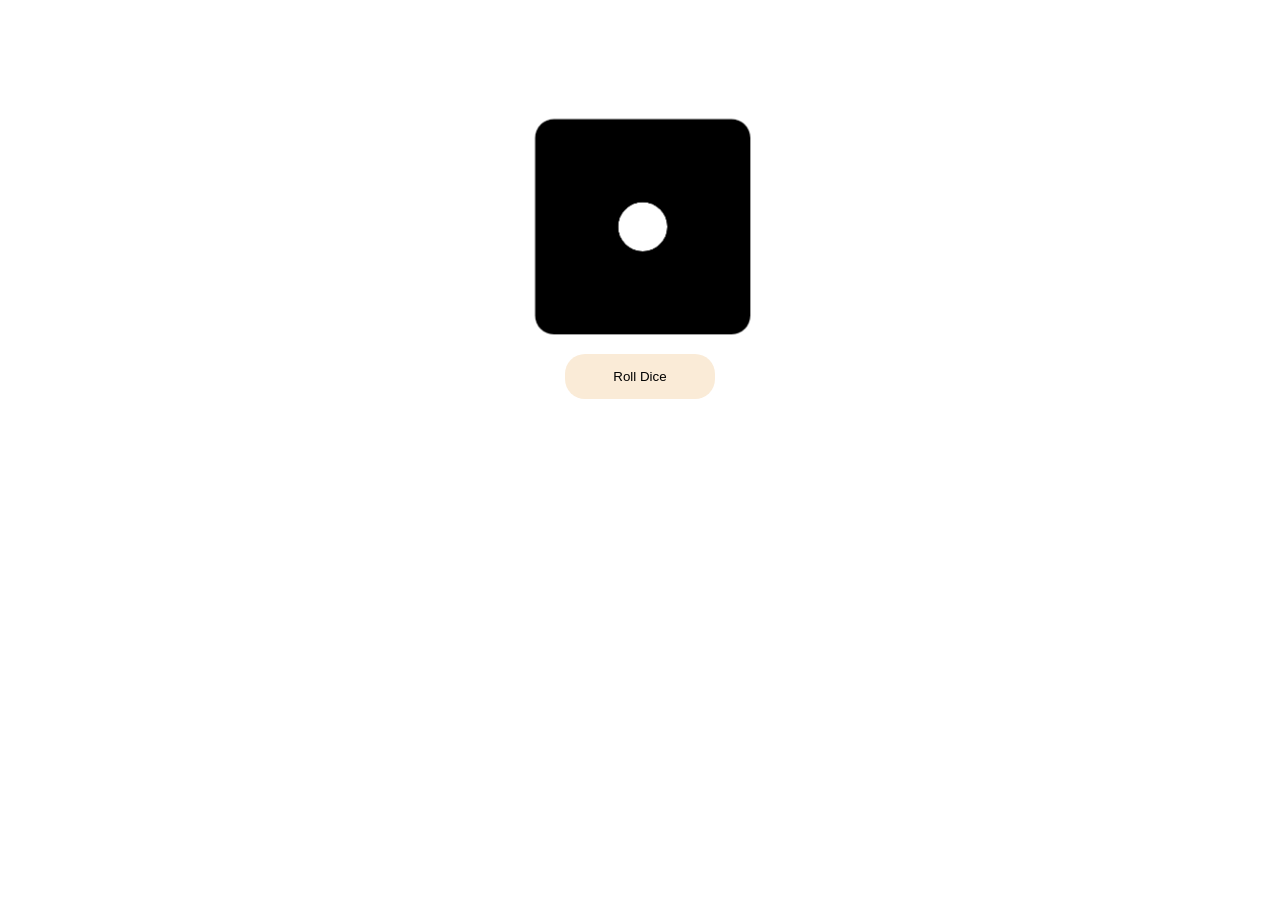
<file: 3 - Dice Roller/index.html>
<!DOCTYPE html>
<html lang="en">
<head>
    <meta charset="UTF-8">
    <meta name="viewport" content="width=device-width, initial-scale=1.0">
    <link rel="stylesheet" href="style.css">
    <script defer src="script.js"></script>
    <title>Dice Roller</title>
</head>
<body>
    <div class="dice-roller">
        <div class="image-container">
            <img id="img" src="images/1.png" alt="">
        </div>
        <button id="roller-btn" onclick="roll()">Roll Dice</button>
    </div>
</body>
</html>
</file>
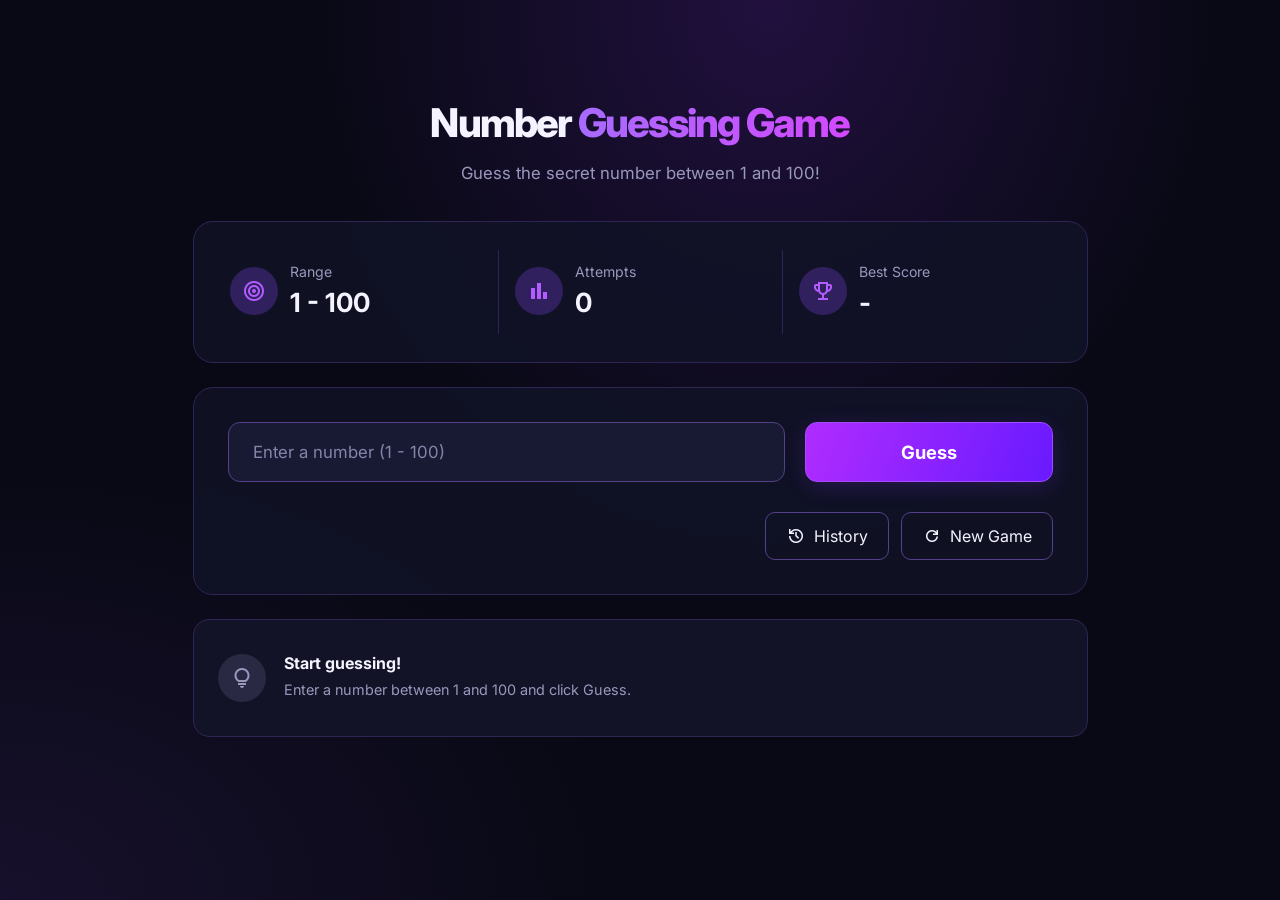
<file: Number Guessing Game/index.html>
<!DOCTYPE html>
<html lang="en">

<head>
  <meta charset="UTF-8">
  <meta name="viewport" content="width=device-width, initial-scale=1.0">

  <title>Number Guessing Game</title>

  <link rel="stylesheet" href="style.css">

  <!-- Google Material Symbols -->
  <link rel="stylesheet" href="https://fonts.googleapis.com/css2?family=Material+Symbols+Outlined">

  <script src="app.js" defer></script>
</head>

<body>
  <main>

    <!-- Header -->
    <header>
      <h1 class="title">
        Number <span id="title">Guessing Game</span>
      </h1>
    </header>

    <!-- Statistics -->
    <section class="statics">

      <div class="range">
        <div class="icon">
          <i class="material-symbols-outlined">target</i>
        </div>

        <p>Range</p>
        <h2 class="stats">1 - 100</h2>
      </div>

      <div class="attempts">
        <i class="material-symbols-outlined">bar_chart</i>

        <p>Attempts</p>
        <h2 class="stats">
          <span id="attempts">0</span>
        </h2>
      </div>

      <div class="best-score">
        <i class="material-symbols-outlined">emoji_events</i>

        <p>Best Score</p>
        <h2 class="stats">
          <span id="best-score"></span>
        </h2>
      </div>

    </section>

    <!-- Guess Input -->
    <section class="container">

      <form class="input-button" id="guessForm">
        <input type="number" id="numberInput" min="1" max="100" step="1" placeholder="Enter a number (1 - 100)"
          aria-label="Enter your guess" required>

        <button type="submit" id="submitBtn">
          Guess
        </button>
      </form>

      <div class="history-action">
        <button type="button" id="historyBtn">
          <i class="material-symbols-outlined">history</i>
          History
        </button>

        <button type="button" id="newGameBtn">
          <i class="material-symbols-outlined">refresh</i>
          New Game
        </button>
      </div>

    </section>

    <!-- Feedback -->
    <section class="feedback">
      <div class="feedback-container">

        <i class="material-symbols-outlined">lightbulb</i>

        <div>
          <h5 id="feedbackTitle">Start guessing!</h5>
          <p id="feedbackMessage">
            Enter a number between 1 and 100 and click Guess.
          </p>
        </div>

      </div>
    </section>

    <!-- Guess History Popup -->
    <section class="history" id="historyPopup" aria-hidden="true">

      <div class="history-container" role="dialog" aria-modal="true" aria-labelledby="historyTitle">

        <div class="top">
          <i class="material-symbols-outlined">history</i>

          <h3 id="historyTitle">Guess History</h3>

          <button type="button" id="closeHistoryBtn">
            <i class="material-symbols-outlined">close</i>
          </button>
        </div>

        <div class="history-tiles" id="historyTiles">
          <p class="empty-history">Your guesses will appear here.</p>
        </div>

      </div>
    </section>

  </main>
</body>

</html>
</file>
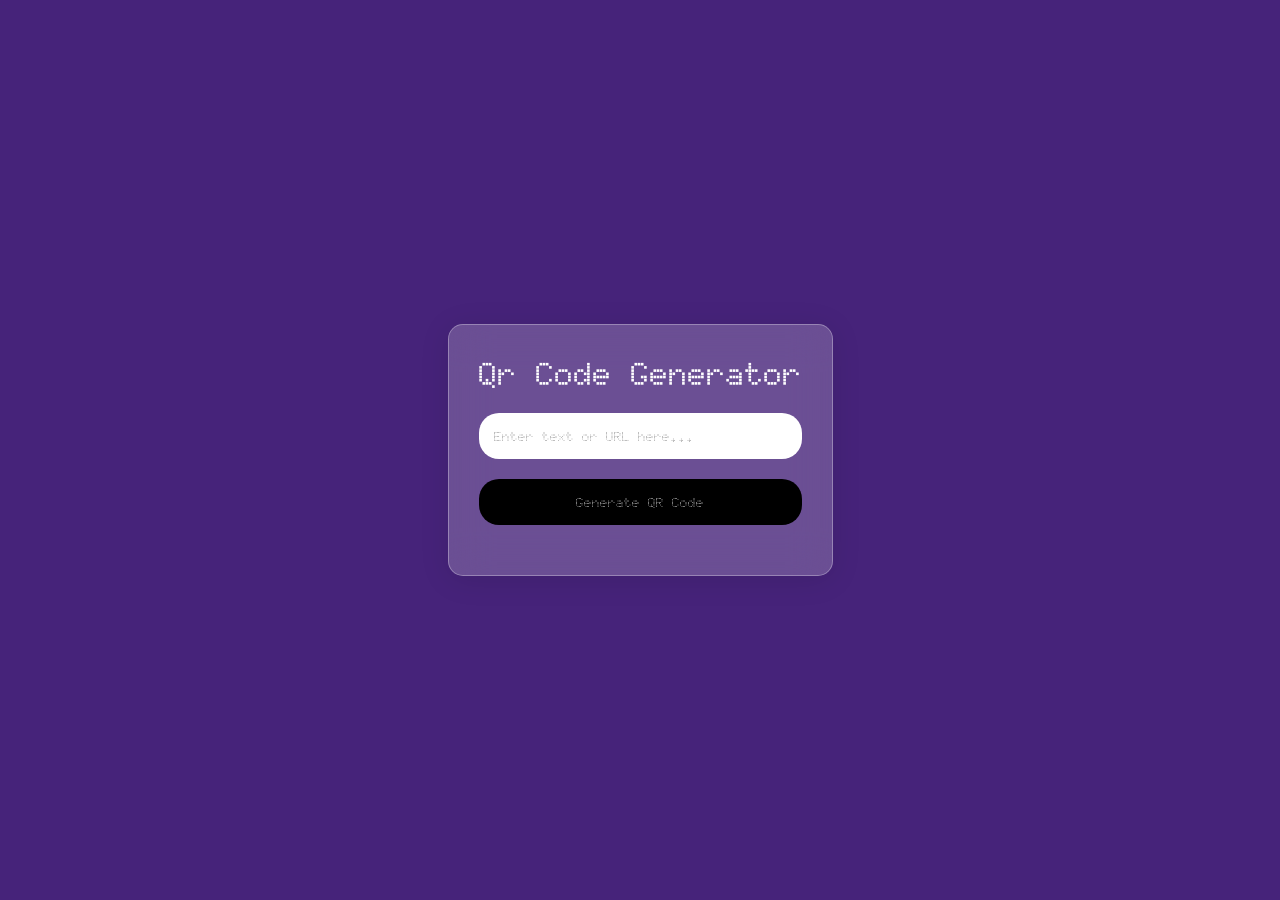
<file: Qr Code Maker/index.html>
<!DOCTYPE html>
<html lang="en">
<head>
    <meta charset="UTF-8">
    <meta name="viewport" content="width=device-width, initial-scale=1.0">
    <link rel="stylesheet" href="style.css">
    <title>Qr Code Generator</title>
</head>
<body>

    <!-- Content Container -->
     <div class="container">
        <div class="contents">
            <h1>Qr Code Generator</h1>
             <input type="url" id="link-input" placeholder="Enter text or URL here...">
            <button id="generatorBtn">Generate QR Code</button>
            <div class="img-container" id="img-container">
                <!-- <img src="https://api.qrserver.com/v1/create-qr-code/?data=youtube.com&size=300x300" alt="your qr code"> -->
            </div>
        </div>
     </div>

    <script src="script.js"></script>
</body>
</html>
</file>
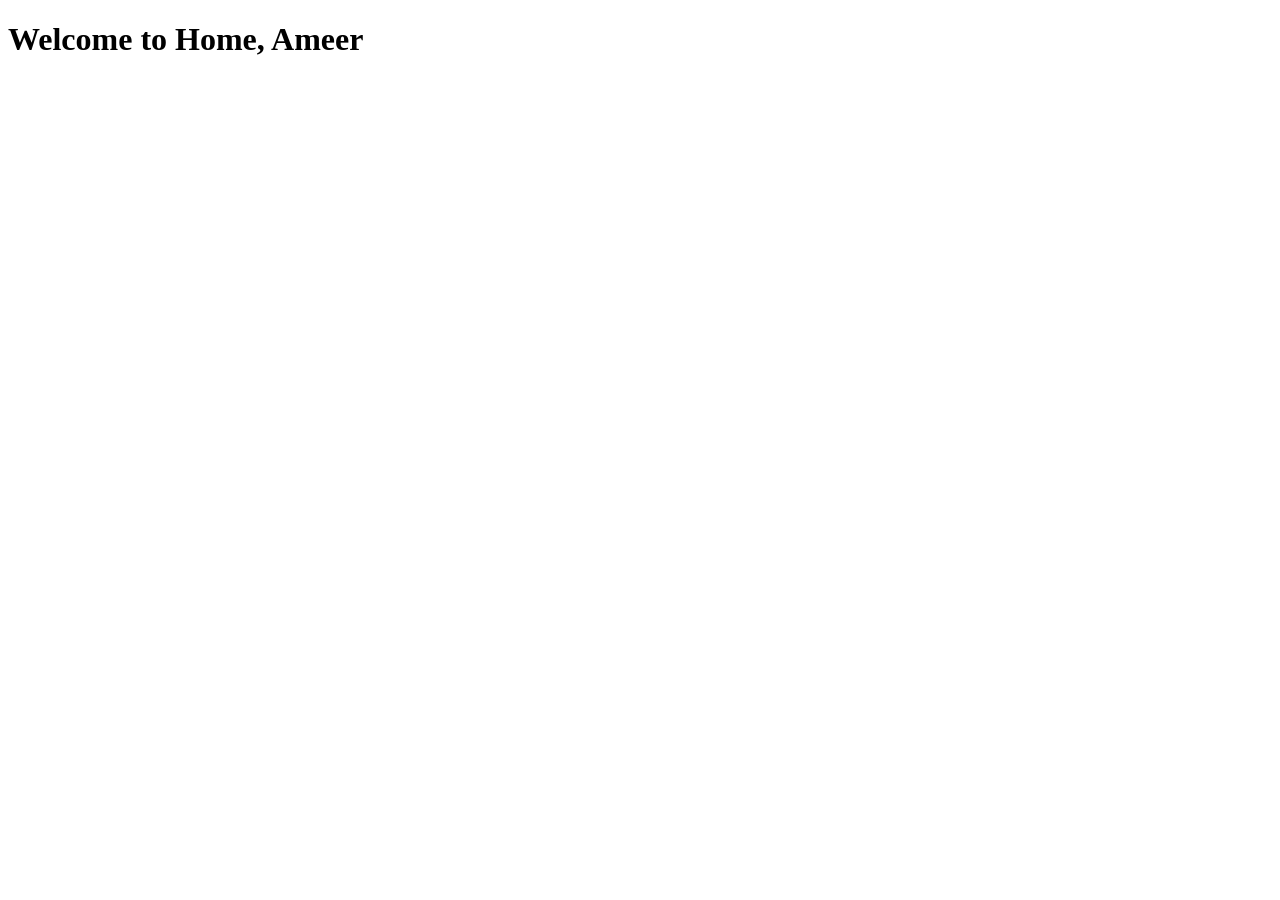
<file: 1 - Login Or SignUp Begginer/home.html>
<!DOCTYPE html>
<html lang="en">
<head>
    <meta charset="UTF-8">
    <meta name="viewport" content="width=device-width, initial-scale=1.0">
    <title>Home</title>
</head>
<body>
    <h1>Welcome to Home, Ameer</h1>
</body>
</html>
</file>
<file: 3 - Dice Roller/style.css>
body {
    margin: 0;
    padding: 0;
}

.dice-roller {
    display: flex;
    align-items: center;
    justify-content: center;
    flex-direction: column;
}

.image-container {
    margin-top: 100px;
}

.image-container img{
    width: 250px;
}

#img {
    width: 250px;
    transition: transform 0.3s;
}

.roll {
    animation: rollDice 0.5s;
}

@keyframes rollDice {
    from {
        transform: rotate(0deg);
    }
    to {
        transform: rotate(360deg);
    }
}

button {
    padding: 15px;
    width: 150px;
    background-color: antiquewhite;
    border: none;
    border-radius: 20px;
    cursor: pointer;
}
</file>
<file: Number Guessing Game/style.css>
@import url('https://fonts.googleapis.com/css2?family=Inter:wght@400;500;600;700;800&display=swap');

/* =========================
   1. VARIABLES & RESET
========================= */

:root {
    --bg: #080914;
    --surface: #111326;
    --surface-light: #171a32;
    --border: #302454;

    --purple: #8b35ff;
    --purple-light: #b35cff;

    --text: #f5f3ff;
    --muted: #9998bd;

    --green: #23d9a0;
    --red: #ff4f86;
    --gold: #ffc84a;
}

* {
    margin: 0;
    padding: 0;
    box-sizing: border-box;
}

html {
    color-scheme: dark;
    scroll-behavior: smooth;
}

body {
    min-height: 100vh;
    padding: 0 24px;
    overflow-x: hidden;

    font-family: 'Inter', sans-serif;
    color: var(--text);

    background:
        radial-gradient(ellipse at 60% 0%,
            #21103e 0%,
            transparent 43%),
        radial-gradient(ellipse at 0% 100%,
            #17102c 0%,
            transparent 35%),
        var(--bg);
}

button,
input {
    font: inherit;
}

button {
    cursor: pointer;

    transition:
        background 0.2s ease,
        border-color 0.2s ease,
        box-shadow 0.2s ease,
        transform 0.2s ease;
}

button:active {
    transform: scale(0.985);
}

button:focus-visible,
input:focus-visible {
    outline: 2px solid var(--purple-light);
    outline-offset: 3px;
}

button:disabled {
    cursor: not-allowed;
    opacity: 0.55;
    box-shadow: none;
}

/* =========================
   2. GOOGLE MATERIAL ICONS
========================= */

i {
    font-style: normal;
}

.material-symbols-outlined {
    font-family: 'Material Symbols Outlined';
    font-weight: normal;
    font-style: normal;
    font-size: 24px;
    line-height: 1;

    display: inline-flex;
    align-items: center;
    justify-content: center;

    white-space: nowrap;
    direction: ltr;

    font-feature-settings: 'liga';
    -webkit-font-feature-settings: 'liga';
    -webkit-font-smoothing: antialiased;
}

/* =========================
   3. MAIN LAYOUT
========================= */

main {
    width: min(895px, 100%);
    min-height: 100vh;
    margin: 0 auto;
    padding: 100px 0 50px;

    display: flex;
    flex-direction: column;
    gap: 0;
}

/*
   The history popup is position: fixed.
   The main grid therefore remains the game layout.
*/

/* =========================
   4. HEADER
========================= */

header {
    text-align: center;
    margin-bottom: 34px;
}

.title {
    font-size: clamp(2rem, 3.1vw, 3.4rem);
    font-weight: 800;
    letter-spacing: -1.8px;
    line-height: 1.2;
    white-space: nowrap;
}

#title {
    background: linear-gradient(100deg,
            #a76bff,
            #d448ff);

    -webkit-background-clip: text;
    background-clip: text;
    -webkit-text-fill-color: transparent;
}

/* Subtitle without adding extra HTML */

header::after {
    content: "Guess the secret number between 1 and 100!";

    display: block;
    margin-top: 12px;

    color: var(--muted);
    font-size: 1.05rem;
    line-height: 1.6;
}

/* =========================
   5. STATISTICS CARDS
========================= */

.statics {
    display: grid;
    grid-template-columns: repeat(3, minmax(0, 1fr));
    gap: 0;

    padding: 28px 20px;
    margin-bottom: 24px;

    background: rgba(17, 19, 38, 0.88);
    border: 1px solid var(--border);
    border-radius: 20px;
}

.statics>div {
    min-width: 0;
    min-height: 84px;
    padding: 8px 16px;

    display: grid;
    grid-template-columns: 48px minmax(0, 1fr);
    grid-template-rows: auto auto;

    align-content: center;
    align-items: center;
    column-gap: 12px;
}

/* Vertical separators between statistics */

.statics>div+div {
    border-left: 1px solid var(--border);
}

/* Icon circles */

.statics>div .icon,
.statics>div>i {
    grid-column: 1;
    grid-row: 1 / 3;

    width: 48px;
    height: 48px;

    display: flex;
    align-items: center;
    justify-content: center;

    color: var(--purple-light);
    background: #30205e;
    border-radius: 50%;
}

.attempts>i {
    color: #d45cff;
    background: #421b56;
}

.best-score>i {
    color: var(--gold);
    background: #45351d;
}

/* Statistics labels */

.statics>div p {
    grid-column: 2;
    grid-row: 1;

    margin-bottom: 5px;

    color: var(--muted);
    font-size: 0.88rem;
}

/* Statistics values */

.statics .stats {
    grid-column: 2;
    grid-row: 2;

    font-size: 1.65rem;
    font-weight: 700;
    line-height: 1.3;
}

/* =========================
   6. GUESS INPUT PANEL
========================= */

.container {
    padding: 34px;

    background: rgba(17, 19, 38, 0.88);
    border: 1px solid var(--border);
    border-radius: 20px;
}

/* Input and Guess button */

.input-button {
    display: flex;
    align-items: stretch;
    gap: 20px;
}

#numberInput {
    flex: 1;
    min-width: 0;
    width: 100%;

    padding: 19px 24px;

    color: var(--text);
    background: var(--surface-light);

    border: 1px solid #55418a;
    border-radius: 12px;

    font-size: 1.05rem;

    appearance: textfield;
    -moz-appearance: textfield;

    transition:
        border-color 0.2s ease,
        box-shadow 0.2s ease;
}

#numberInput::placeholder {
    color: #8584a9;
}

#numberInput:focus {
    border-color: var(--purple-light);
    box-shadow: 0 0 0 3px #8b35ff22;
    outline: none;
}

/* Remove number input arrows */

#numberInput::-webkit-inner-spin-button,
#numberInput::-webkit-outer-spin-button {
    -webkit-appearance: none;
    margin: 0;
}

/* Guess button */

#submitBtn {
    min-width: 248px;
    padding: 16px 28px;

    color: white;
    font-size: 1.15rem;
    font-weight: 700;

    border: 1px solid #a34bff;
    border-radius: 12px;

    background: linear-gradient(110deg,
            #b02cff,
            #681aff);

    box-shadow: 0 5px 22px #8b35ff30;
}

#submitBtn:hover {
    background: linear-gradient(110deg,
            #c04bff,
            #792fff);

    box-shadow: 0 5px 28px #8b35ff60;
}

#submitBtn:disabled {
    cursor: not-allowed;
    opacity: 0.55;
    box-shadow: none;
}

/* =========================
   7. HISTORY & NEW GAME BUTTONS
========================= */

.history-action {
    display: flex;
    justify-content: flex-end;
    flex-wrap: wrap;
    gap: 12px;

    margin-top: 30px;
}

.history-action button {
    min-height: 48px;
    padding: 11px 20px;

    display: inline-flex;
    align-items: center;
    justify-content: center;
    gap: 8px;

    color: var(--text);
    background: transparent;

    border: 1px solid #55418a;
    border-radius: 10px;
}

.history-action button:hover {
    border-color: var(--purple-light);
    background: #211735;
}

.history-action .material-symbols-outlined {
    font-size: 20px;
}

/* =========================
   8. FEEDBACK MESSAGE
========================= */

.feedback {
    margin-top: 24px;
}

.feedback-container {
    min-height: 118px;
    padding: 20px 24px;

    display: flex;
    align-items: center;
    gap: 18px;

    background: #121326;
    border: 1px solid var(--border);
    border-radius: 16px;
}

/* Feedback icon */

.feedback-container>i {
    flex: 0 0 48px;

    width: 48px;
    height: 48px;

    display: flex;
    align-items: center;
    justify-content: center;

    color: var(--muted);
    background: #292944;
    border-radius: 50%;
}

/* Feedback heading */

.feedback-container h5 {
    margin-bottom: 5px;

    font-size: 1rem;
    font-weight: 700;
}

/* Feedback description */

.feedback-container p {
    color: var(--muted);
    font-size: 0.9rem;
    line-height: 1.6;
    overflow-wrap: anywhere;
}

/* Optional states for JavaScript */

.feedback-container.success {
    border-color: #146d57;
    background: #0d211f;
}

.feedback-container.success>i {
    color: var(--green);
    background: #123e35;
}

.feedback-container.error {
    border-color: #71304b;
}

.feedback-container.error>i {
    color: var(--red);
    background: #482036;
}

/* =========================
   9. HISTORY POPUP
========================= */

/* Dark overlay behind popup */

/* Center the popup on the screen */
.history {
    position: fixed;
    inset: 0;
    z-index: 1000;

    display: none;
    align-items: center;
    justify-content: center;

    padding: 20px;
    background: rgba(4, 4, 14, 0.75);
    backdrop-filter: blur(8px);
}

.history.open {
    display: flex;
}

/* Popup box */
.history-container {
    width: min(500px, 100%);
    max-height: 80vh;
    overflow-y: auto;

    padding: 24px;
    background: #111326;
    border: 1px solid #302454;
    border-radius: 18px;
    box-shadow: 0 20px 60px rgba(0, 0, 0, 0.4);
}

/* Stack history entries vertically */
.history-tiles {
    display: flex;
    flex-direction: column;
    gap: 12px;
}

/* Individual history card */


.history-tile {
    width: 100%;
    min-height: 64px;
    padding: 18px 24px;

    display: flex;
    align-items: center;
    justify-content: flex-start;

    color: var(--text);
    background: var(--surface-light);
    border: 1px solid #2a2949;
    border-radius: 12px;

    font-size: 1rem;
    line-height: 1.5;
    text-align: left;

    white-space: nowrap;
    overflow: hidden;
    text-overflow: ellipsis;
}



.history-tile:hover {
    background: #211735;
    border-color: #8b35ff;
}

/* Popup animation */

@keyframes popup-in {
    from {
        opacity: 0;
        transform: translateY(10px) scale(0.98);
    }

    to {
        opacity: 1;
        transform: translateY(0) scale(1);
    }
}

/* Popup header */

.top {
    display: flex;
    align-items: center;
    gap: 12px;

    padding-bottom: 18px;
    margin-bottom: 12px;

    border-bottom: 1px solid #282542;
}

.top>i {
    color: var(--purple-light);
}

.top h3 {
    flex: 1;

    font-size: 1.15rem;
    font-weight: 700;
}

/* Close button */

.top button {
    flex: 0 0 36px;

    width: 36px;
    height: 36px;

    display: inline-flex;
    align-items: center;
    justify-content: center;

    color: var(--muted);
    background: transparent;

    border: none;
    border-radius: 8px;
}

.top button:hover {
    color: white;
    background: #29213e;
}

/* History list */

.history-tiles {
    display: flex;
    flex-direction: column;
    gap: 10px;
}

/* Individual history row */

.history-tile {
    min-height: 72px;
    padding: 18px 16px;

    display: grid;
    grid-template-columns: 52px 1fr auto;
    align-items: center;
    gap: 12px;

    background: var(--surface-light);
    border: 1px solid #2a2949;
    border-radius: 12px;
}

.guess-number {
    font-size: 1.1rem;
    font-weight: 700;
}

.guess-result {
    font-size: 0.9rem;
    font-weight: 600;
}

.guess-index {
    color: var(--muted);
    font-size: 0.85rem;
}

.too-low {
    color: var(--purple-light);
}

.too-high {
    color: var(--red);
}

.correct {
    color: var(--green);
}

/* Empty history message */

.empty-history {
    padding: 24px 12px;

    color: var(--muted);
    text-align: center;
    line-height: 1.6;
}

/* =========================
   10. TABLET LAYOUT
========================= */

@media (max-width: 1200px) {
    main {
        gap: 28px;
        grid-template-columns: minmax(0, 1fr) minmax(300px, 360px);
    }

    .title {
        font-size: clamp(1.9rem, 3vw, 2.8rem);
        white-space: normal;
    }

    .statics {
        padding: 20px 12px;
    }

    .statics>div {
        padding: 8px;
        column-gap: 8px;
        grid-template-columns: 40px minmax(0, 1fr);
    }

    .statics>div .icon,
    .statics>div>i {
        width: 40px;
        height: 40px;
    }

    .statics .stats {
        font-size: 1.35rem;
    }

    .container {
        padding: 24px;
    }

    #submitBtn {
        min-width: 150px;
    }
}

/* =========================
   11. SMALLER SCREENS
========================= */

@media (max-width: 900px) {
    main {
        display: block;
        width: min(895px, 100%);
        padding-top: 52px;
    }

    .history-container {
        width: min(432px, 100%);
    }
}

/* =========================
   12. MOBILE
========================= */

@media (max-width: 650px) {
    body {
        padding: 0 16px;
    }

    main {
        padding-top: 36px;
    }

    header {
        margin-bottom: 26px;
    }

    .title {
        font-size: clamp(1.8rem, 7vw, 2.5rem);
        letter-spacing: -1px;
        white-space: normal;
    }

    header::after {
        font-size: 0.95rem;
    }

    /* Stack the statistics vertically */

    .statics {
        grid-template-columns: 1fr;
        padding: 12px 18px;
    }

    .statics>div {
        min-height: 78px;
        padding: 12px 4px;
    }

    .statics>div+div {
        border-left: none;
        border-top: 1px solid var(--border);
    }

    .container {
        padding: 18px;
    }

    .input-button {
        flex-direction: column;
        gap: 12px;
    }

    #numberInput {
        padding: 17px;
    }

    #submitBtn {
        width: 100%;
        min-width: 0;
        min-height: 52px;
    }

    .feedback-container {
        align-items: flex-start;
        gap: 12px;
        padding: 16px;
    }

    .feedback-container>i {
        flex-basis: 42px;
        width: 42px;
        height: 42px;
    }

    .history-action {
        margin-top: 20px;
    }

    .history-action button {
        flex: 1;
        padding: 11px 8px;
    }

    .history-container {
        padding: 18px;
    }

    .history-tile {
        grid-template-columns: 42px 1fr auto;
        padding: 15px 12px;
        gap: 8px;
    }
}

/* =========================
   13. VERY SMALL SCREENS
========================= */

@media (max-width: 380px) {
    body {
        padding: 0 12px;
    }

    main {
        padding-top: 28px;
    }

    .title {
        font-size: 1.8rem;
    }

    .container {
        padding: 14px;
    }

    .history-action {
        flex-direction: column;
    }

    .history-action button {
        width: 100%;
    }

    .history-tile {
        grid-template-columns: 36px 1fr auto;
        font-size: 0.85rem;
    }
}

/* =========================
   14. ACCESSIBILITY
========================= */

@media (prefers-reduced-motion: reduce) {

    *,
    *::before,
    *::after {
        animation-duration: 0.01ms !important;
        transition-duration: 0.01ms !important;
        scroll-behavior: auto !important;
    }
}
</file>
<file: Qr Code Maker/style.css>
@import url('https://fonts.googleapis.com/css2?family=Doto:wght@100..900&display=swap');

* {
    margin: 0;
    padding: 0;
    font-family: "Doto", sans-serif;
}

.container {
    display: flex;
    align-items: center;
    justify-content: center;
    width: 100%;
    height: 100vh;
    background-color: #46237A;
}

.contents {
    display: flex;
    flex-direction: column;
    gap: 20px;
    flex-wrap: wrap;
    padding: 30px;
    border-radius: 15px;
    width: max-content;
    height: max-content;
    background-color: beige;

    background: rgba(255, 255, 255, 0.2);
    box-shadow: 0 4px 30px rgba(0, 0, 0, 0.1);
    backdrop-filter: blur(20px);
    -webkit-backdrop-filter: blur(20px);
    border: 1px solid rgba(255, 255, 255, 0.3);
}

h1 {
    color: #fff;
    font-weight: 800;
}

#generatorBtn {
    padding: 15px;
    border: none;
    border-radius: 20px;
    cursor: pointer;
    background-color: black;
    color: #fff;
}

input {
    padding: 15px;
    outline: none;
    background-color: #fff;
    border: none;
    border-radius: 20px;
}

img {
    border-radius: 20px;
    margin-left: 15px;
}

#img-container {
    display: flex;
    align-items: center;
    justify-content: center;
    max-height: 0;
    overflow: hidden;
    transition: max-height 0.5s ease, margin-top 0.5s ease;
}

#img-container.has-image {
    max-height: 330px;   /* a bit more than the 300px image to allow for margin */
    margin-top: 10px;
}

.qr-fade {
    opacity: 0;
    transform: scale(0.9);
    transition: opacity 0.4s ease, transform 0.4s ease;
}

.qr-fade.show {
    opacity: 1;
    transform: scale(1);
}
</file>
